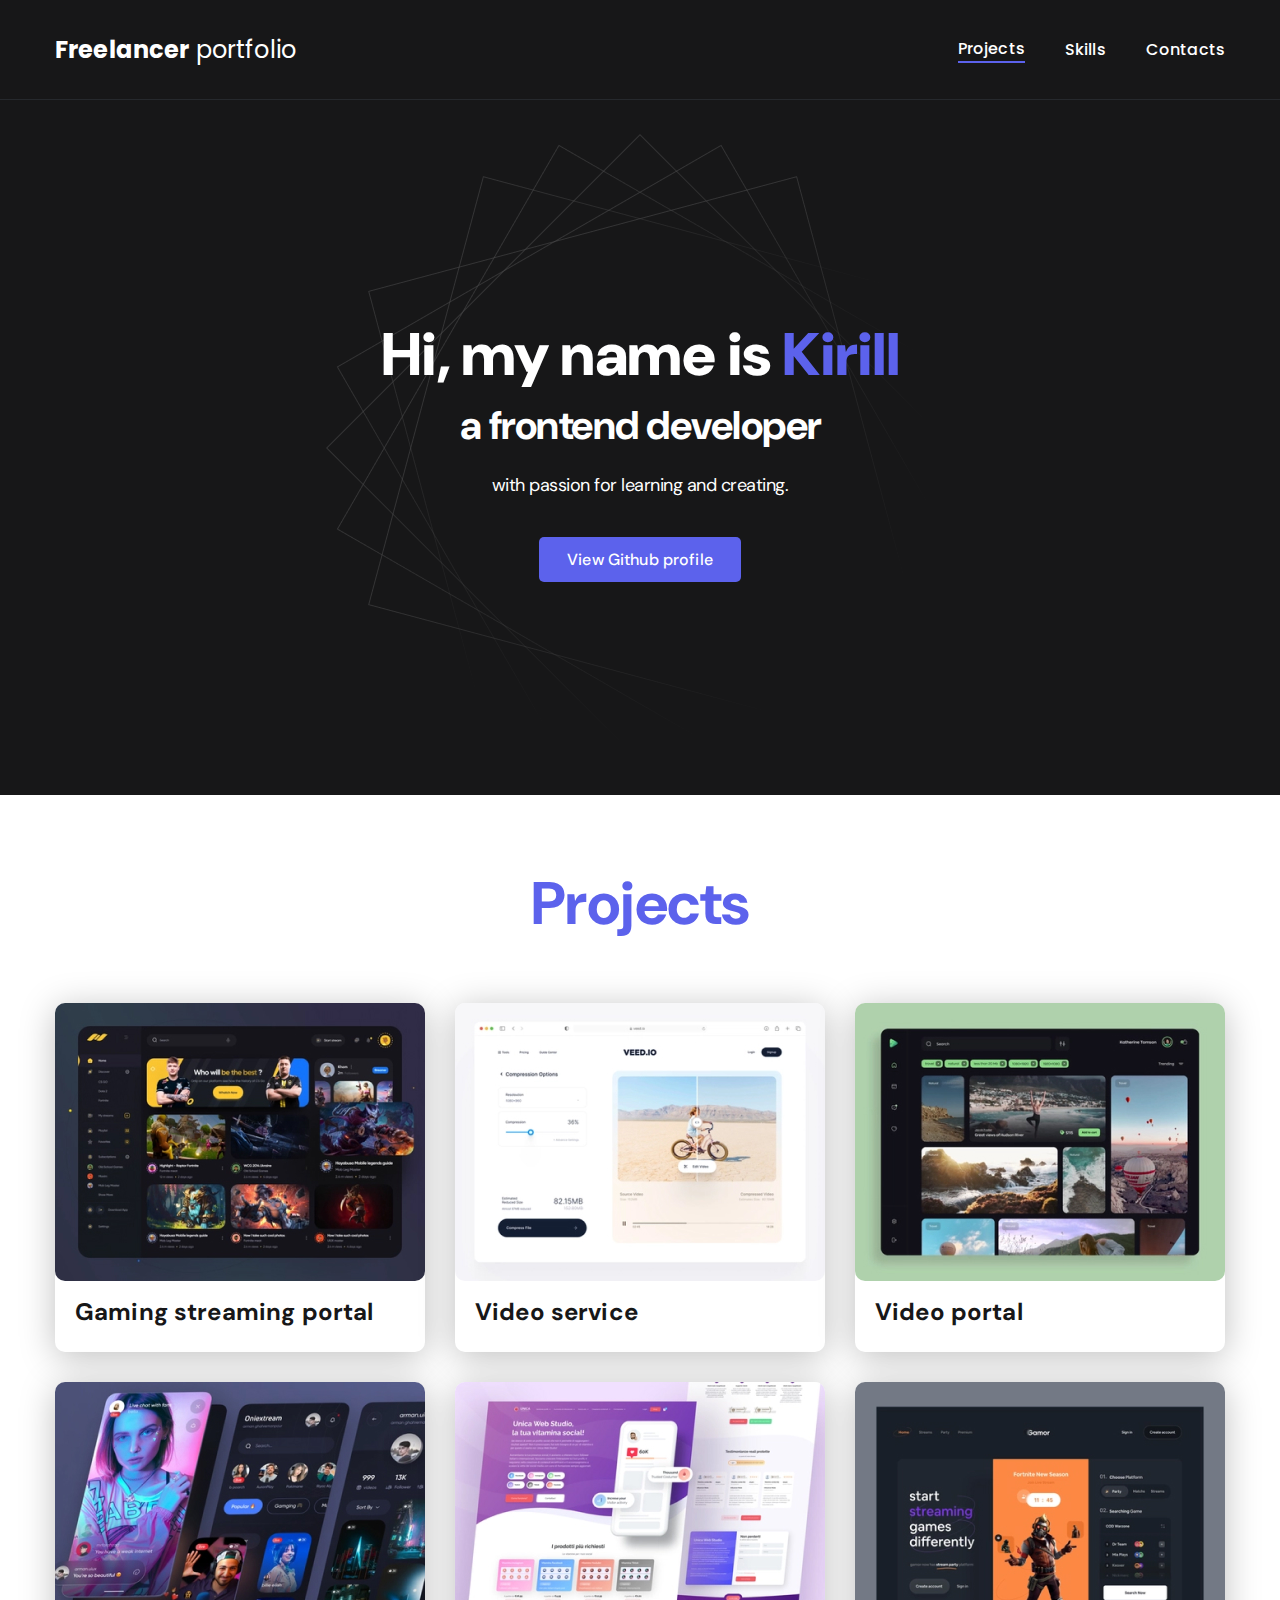
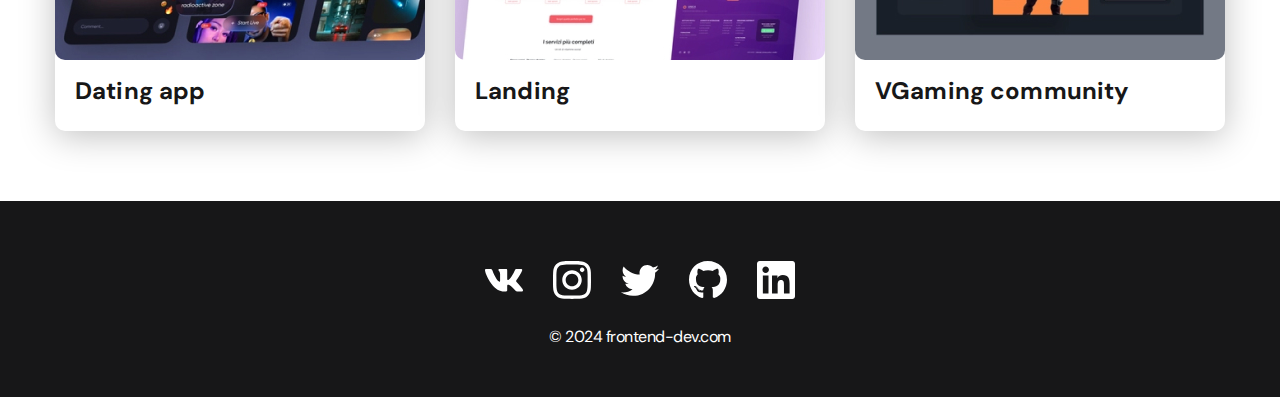
<file: index.html>
<!DOCTYPE html>
<html lang="en">
    <head>
        <meta charset="UTF-8" />
        <meta name="viewport" content="width=device-width, initial-scale=1.0" />
        <title>Portfolio</title>
        <link rel="stylesheet" href="./css/styles.css" />
    </head>
    <body>
        <nav>
            <div class="container">
                <div class="nav-row">
                    <a href="./index.html" class="logo"
                        ><strong>Freelancer</strong> portfolio</a
                    >
                    <ul class="nav-list">
                        <li class="item">
                            <a href="./index.html" class="link active"
                                >Projects</a
                            >
                        </li>
                        <li class="item">
                            <a href="./skills.html" class="link">Skills</a>
                        </li>
                        <li class="item">
                            <a href="./contacts.html" class="link">Contacts</a>
                        </li>
                    </ul>
                </div>
            </div>
        </nav>

        <header>
            <div class="wrapper">
                <h1 class="title">
                    <strong>Hi, my name is <span>Kirill</span></strong> <br />
                    a frontend developer
                </h1>
                <div class="text">
                    <p>with passion for learning and creating.</p>
                </div>
                <a
                    class="button"
                    target="_blank"
                    href="https://github.com/Mirnu"
                    >View Github profile</a
                >
            </div>
        </header>

        <main class="main">
            <div class="container">
                <h2 class="title-1">Projects</h2>
                <div class="projects">
                    <div class="project">
                        <a href="./project-page.html">
                            <img src="./img/projects/01.jpg" alt="" />
                            <h3 class="title">Gaming streaming portal</h3>
                        </a>
                    </div>
                    <div class="project">
                        <a href="./project-page.html">
                            <img src="./img/projects/02.jpg" alt="" />
                            <h3 class="title">Video service</h3>
                        </a>
                    </div>
                    <div class="project">
                        <a href="./project-page.html">
                            <img src="./img/projects/03.jpg" alt="" />
                            <h3 class="title">Video portal</h3>
                        </a>
                    </div>
                    <div class="project">
                        <a href="./project-page.html">
                            <img src="./img/projects/04.jpg" alt="" />
                            <h3 class="title">Dating app</h3>
                        </a>
                    </div>
                    <div class="project">
                        <a href="./project-page.html">
                            <img src="./img/projects/05.jpg" alt="" />
                            <h3 class="title">Landing</h3>
                        </a>
                    </div>
                    <div class="project">
                        <a href="./project-page.html">
                            <img src="./img/projects/06.jpg" alt="" />
                            <h3 class="title">VGaming community</h3>
                        </a>
                    </div>
                </div>
            </div>
        </main>

        <footer>
            <div class="wrapper">
                <div class="icons">
                    <a href="#"><img src="./img/icons/vk.svg" alt="" /></a>
                    <a href="#"
                        ><img src="./img/icons/instagram.svg" alt=""
                    /></a>
                    <a href="#"><img src="./img/icons/twitter.svg" alt="" /></a>
                    <a href="#"><img src="./img/icons/gitHub.svg" alt="" /></a>
                    <a href="#"
                        ><img src="./img/icons/linkedIn.svg" alt=""
                    /></a>
                </div>
                <p>© 2024 frontend-dev.com</p>
            </div>
        </footer>
    </body>
</html>
</file>
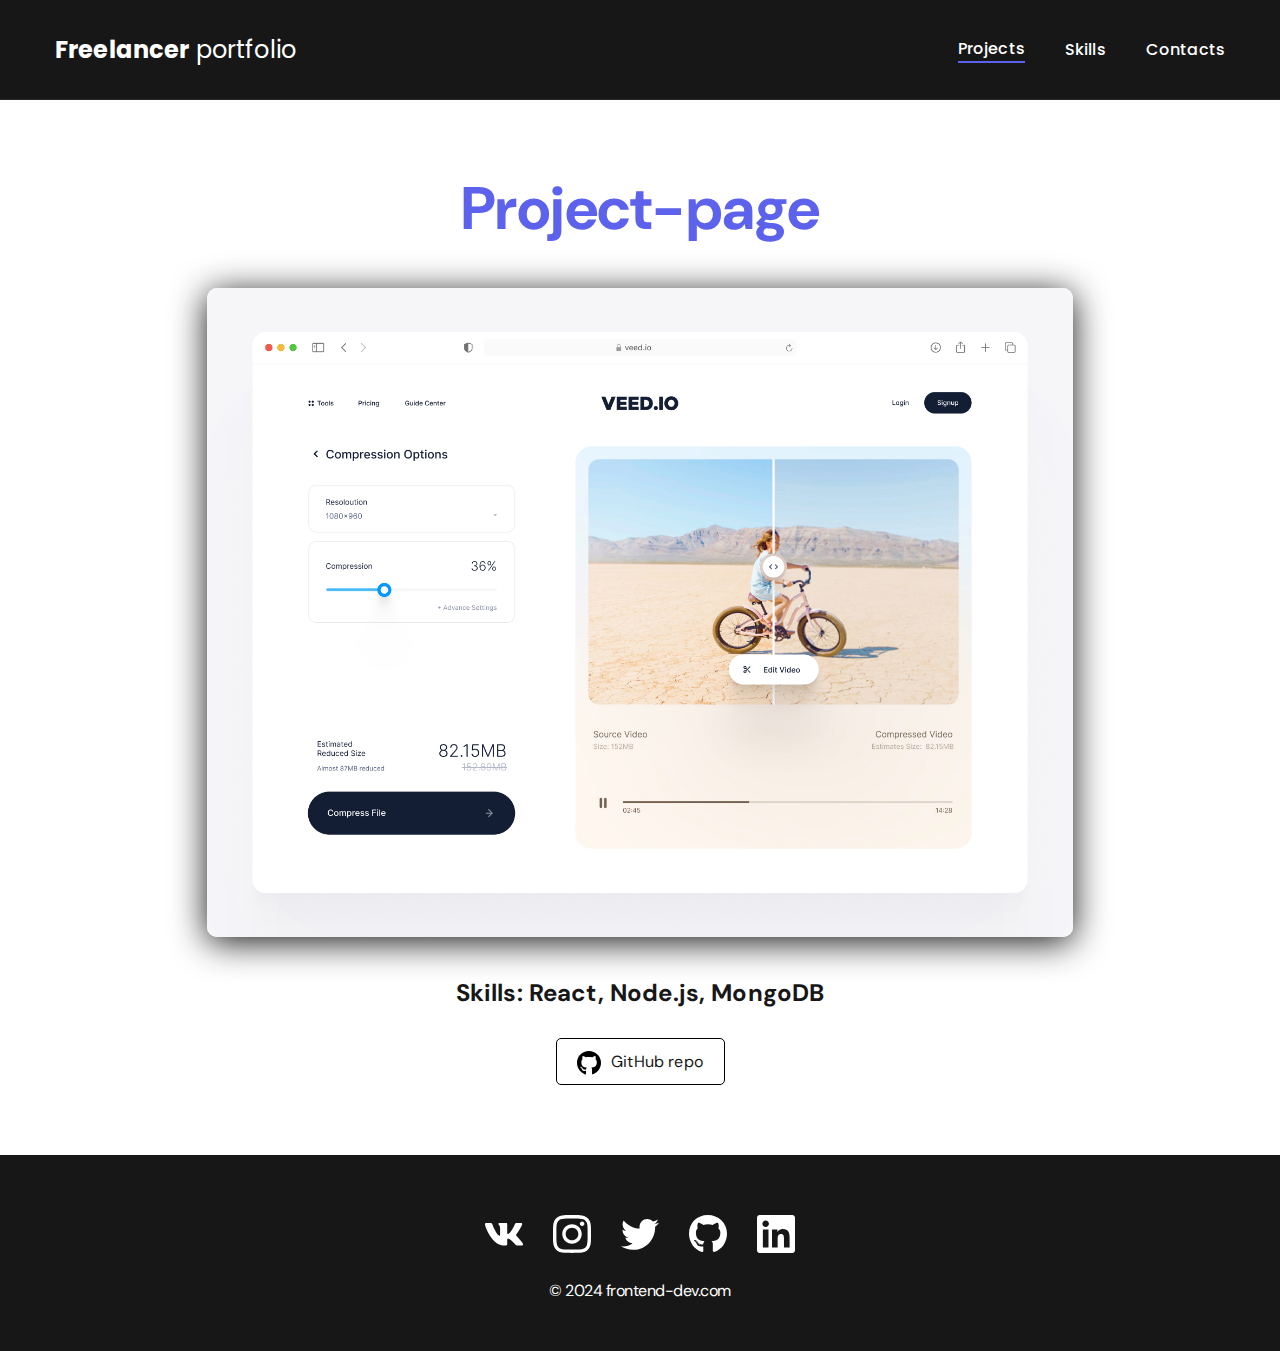
<file: project-page.html>
<!DOCTYPE html>
<html lang="en">
    <head>
        <meta charset="UTF-8" />
        <meta name="viewport" content="width=device-width, initial-scale=1.0" />
        <title>Portfolio</title>
        <link rel="stylesheet" href="./css/styles.css" />
    </head>
    <body>
        <nav>
            <div class="container">
                <div class="nav-row">
                    <a href="./index.html" class="logo"
                        ><strong>Freelancer</strong> portfolio</a
                    >
                    <ul class="nav-list">
                        <li class="item">
                            <a href="./index.html" class="link active"
                                >Projects</a
                            >
                        </li>
                        <li class="item">
                            <a href="./skills.html" class="link">Skills</a>
                        </li>
                        <li class="item">
                            <a href="./contacts.html" class="link">Contacts</a>
                        </li>
                    </ul>
                </div>
            </div>
        </nav>
        <main class="main-project">
            <div class="container">
                <h2 class="title-1">Project-page</h2>
                <div class="content">
                    <img
                        class="content-img"
                        src="./img/projects/02-big.jpg"
                        alt=""
                    />
                    <a class="skills">Skills: React, Node.js, MongoDB</a>
                    <a href="https://github.com/Mirnu" target="_blank">
                        <div class="button">
                            <img
                                class="button-img"
                                src="./img/icons/gitHub-black.svg"
                                alt=""
                            />
                            GitHub repo
                        </div>
                    </a>
                </div>
            </div>
        </main>

        <footer>
            <div class="wrapper">
                <div class="icons">
                    <a href="#"><img src="./img/icons/vk.svg" alt="" /></a>
                    <a href="#"
                        ><img src="./img/icons/instagram.svg" alt=""
                    /></a>
                    <a href="#"><img src="./img/icons/twitter.svg" alt="" /></a>
                    <a href="#"><img src="./img/icons/gitHub.svg" alt="" /></a>
                    <a href="#"
                        ><img src="./img/icons/linkedIn.svg" alt=""
                    /></a>
                </div>
                <p>© 2024 frontend-dev.com</p>
            </div>
        </footer>
    </body>
</html>
</file>
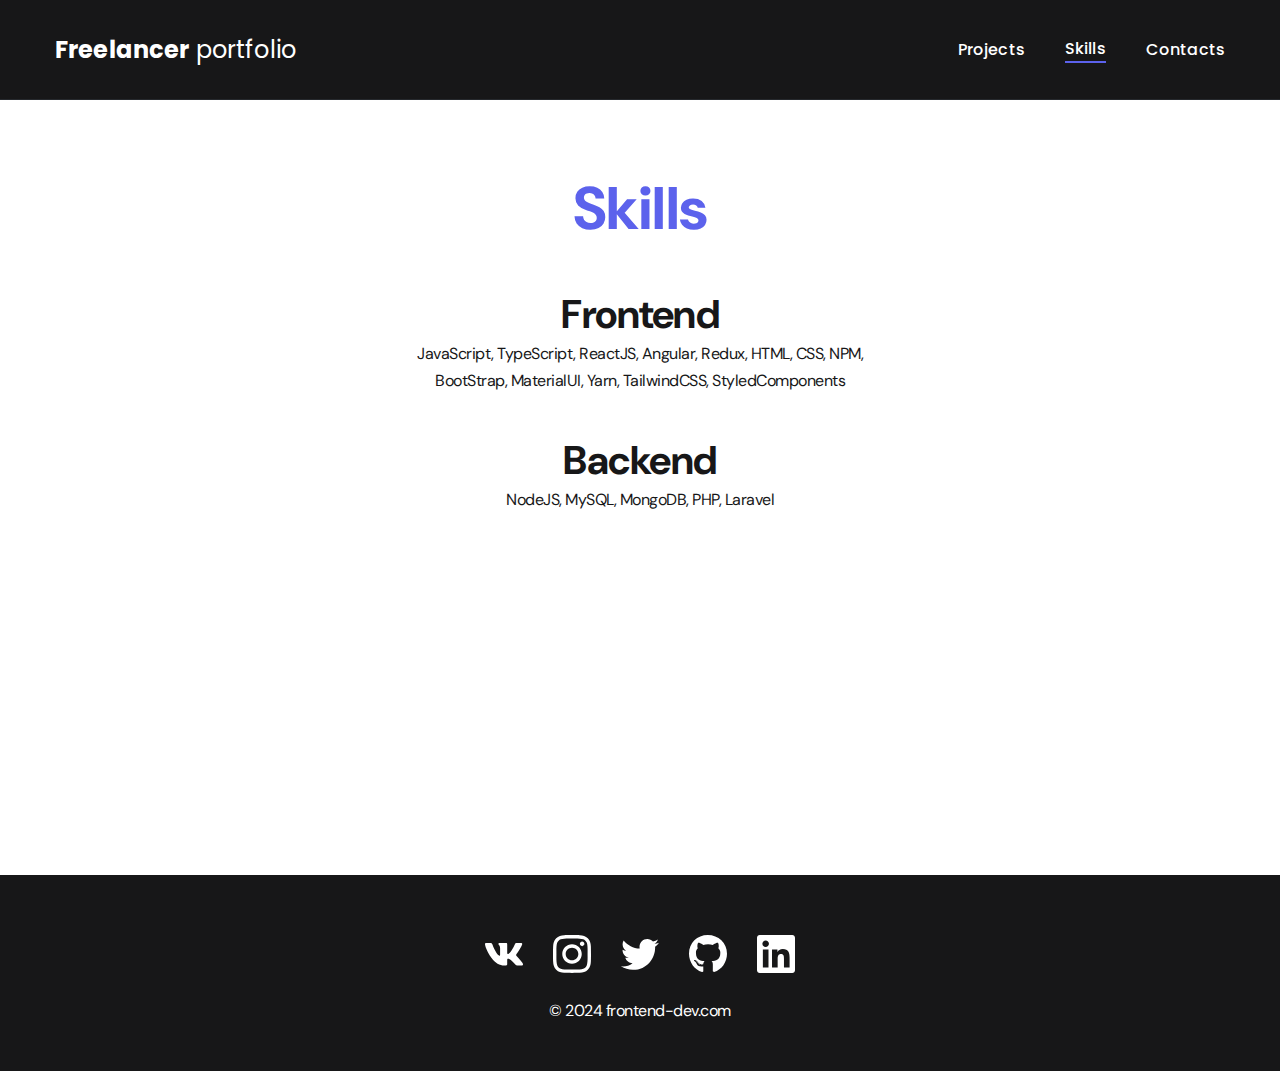
<file: skills.html>
<!DOCTYPE html>
<html lang="en">
    <head>
        <meta charset="UTF-8" />
        <meta name="viewport" content="width=device-width, initial-scale=1.0" />
        <title>Portfolio</title>
        <link rel="stylesheet" href="./css/styles.css" />
    </head>
    <body>
        <nav>
            <div class="container">
                <div class="nav-row">
                    <a href="./index.html" class="logo"
                        ><strong>Freelancer</strong> portfolio</a
                    >
                    <ul class="nav-list">
                        <li class="item">
                            <a href="./index.html" class="link">Projects</a>
                        </li>
                        <li class="item">
                            <a href="./skills.html" class="link active"
                                >Skills</a
                            >
                        </li>
                        <li class="item">
                            <a href="./contacts.html" class="link">Contacts</a>
                        </li>
                    </ul>
                </div>
            </div>
        </nav>

        <main class="main-skills">
            <div class="main-content">
                <h1 class="title-1">Skills</h1>

                <div class="skills">
                    <div class="skill">
                        <h2 class="title-2">Frontend</h2>
                        <p class="description">
                            JavaScript, TypeScript, ReactJS, Angular, Redux,
                            HTML, CSS, NPM, <br />
                            BootStrap, MaterialUI, Yarn, TailwindCSS,
                            StyledComponents
                        </p>
                    </div>

                    <div class="skill">
                        <h2 class="title-2">Backend</h2>
                        <p class="description">
                            NodeJS, MySQL, MongoDB, PHP, Laravel
                        </p>
                    </div>
                </div>
            </div>
        </main>

        <footer>
            <div class="wrapper">
                <div class="icons">
                    <a href="#"><img src="./img/icons/vk.svg" alt="" /></a>
                    <a href="#"
                        ><img src="./img/icons/instagram.svg" alt=""
                    /></a>
                    <a href="#"><img src="./img/icons/twitter.svg" alt="" /></a>
                    <a href="#"><img src="./img/icons/gitHub.svg" alt="" /></a>
                    <a href="#"
                        ><img src="./img/icons/linkedIn.svg" alt=""
                    /></a>
                </div>
                <p>© 2024 frontend-dev.com</p>
            </div>
        </footer>
    </body>
</html>
</file>
<file: css/styles.css>
@import url("https://fonts.googleapis.com/css2?family=DM+Sans:ital,opsz,wght@0,9..40,100..1000;1,9..40,100..1000&family=Poppins:ital,wght@0,100;0,200;0,300;0,400;0,500;0,600;0,700;0,800;0,900;1,100;1,200;1,300;1,400;1,500;1,600;1,700;1,800;1,900&display=swap");
*,
*::before,
*::after {
  -webkit-box-sizing: border-box;
          box-sizing: border-box;
}

body,
h1,
h2,
h3,
h4,
h5,
p,
figure,
picture {
  margin: 0;
}

h1,
h2,
h3,
h4,
h5,
h6,
p {
  font-weight: 400;
}

img,
picture {
  display: block;
  max-width: 100%;
}

input,
button,
textarea,
select {
  font: inherit;
}

@media (prefers-reduced-motion: reduce) {
  *,
  *::before,
  *::after {
    -webkit-animation-duration: 0.01ms !important;
            animation-duration: 0.01ms !important;
    -webkit-animation-iteration-count: 1 !important;
            animation-iteration-count: 1 !important;
    scroll-behavior: auto !important;
    -webkit-transition-duration: 0.01ms !important;
            transition-duration: 0.01ms !important;
  }
}
.container {
  margin: 0 auto;
  padding: 0px 15px;
  max-width: 1200px;
}

html,
body {
  font-family: "DM Sans", sans-serif;
  letter-spacing: -0.5px;
  color: #171718;
}

a {
  text-decoration: none;
  color: #fff;
  letter-spacing: 0.15px;
}

/* Nav */
/* * {
    border: 1px solid red;
} */
nav {
  letter-spacing: 0px;
  padding: 20px 0px;
  background-color: #171718;
  color: #fff;
  border-bottom: 1px solid #26292d;
}

.nav-row {
  display: -webkit-box;
  display: -ms-flexbox;
  display: flex;
  -webkit-box-pack: justify;
      -ms-flex-pack: justify;
          justify-content: space-between;
  -webkit-box-align: center;
      -ms-flex-align: center;
          align-items: center;
  -webkit-column-gap: 30px;
     -moz-column-gap: 30px;
          column-gap: 30px;
  row-gap: 20px;
  -ms-flex-wrap: wrap;
      flex-wrap: wrap;
}

.logo {
  color: #fff;
  font-size: 24px;
  font-family: "Poppins", serif;
}
.logo strong {
  font-weight: 700;
}

.nav-list {
  display: -webkit-box;
  display: -ms-flexbox;
  display: flex;
  -webkit-box-align: center;
      -ms-flex-align: center;
          align-items: center;
  -webkit-column-gap: 40px;
     -moz-column-gap: 40px;
          column-gap: 40px;
  font-size: 16px;
  font-weight: 500;
  font-family: "Poppins", serif;
  list-style-type: none;
  /* .nav-list__item */
  /* .nav-list__link */
}
.nav-list .link {
  -webkit-transition: opacity 0.2s ease-in;
  transition: opacity 0.2s ease-in;
}
.nav-list .link:hover {
  opacity: 0.8;
}
.nav-list .active {
  position: relative;
}
.nav-list .active::after {
  content: "";
  display: block;
  height: 2px;
  width: 100%;
  background-color: #5c62ec;
}

header {
  display: -webkit-box;
  display: -ms-flexbox;
  display: flex;
  -webkit-box-pack: center;
      -ms-flex-pack: center;
          justify-content: center;
  -webkit-box-align: center;
      -ms-flex-align: center;
          align-items: center;
  padding: 33px 0px;
  min-height: 695px;
  background-color: #171718;
  color: #fff;
  display: flex;
  text-align: center;
  background-image: url("../img/header-bg.png");
  background-repeat: no-repeat;
  background-size: auto;
  background-position: center;
}
header .wrapper {
  padding-inline: 15px;
  max-width: 660px;
}
header .wrapper .title {
  font-size: 40px;
  font-weight: 700;
  line-height: 1.4;
  margin-bottom: 20px;
}
header .wrapper .title span {
  color: #5c62ec;
}
header .wrapper .title strong {
  font-size: 60px;
}
header .wrapper .text {
  font-size: 18px;
  line-height: 1.3333333333 px;
  margin-bottom: 40px;
}
header .wrapper .text p + p {
  margin-top: 1em;
}
header .wrapper .button {
  display: inline-block;
  padding: 12px 28px;
  color: #fff;
  background-color: #5c62ec;
  border-radius: 5px;
  font-size: 16px;
  font-weight: 500;
  -webkit-transition: opacity 0.2s ease-in;
  transition: opacity 0.2s ease-in;
}
header .wrapper .button:hover {
  opacity: 0.8;
}
header .wrapper .button:active {
  position: relative;
  top: 1px;
}

.main {
  padding: 70px 0px;
}
.main .title-1 {
  margin-bottom: 60px;
  font-weight: 700;
  font-size: 60px;
  line-height: 1.3;
  color: #5c62ec;
  text-align: center;
}

.projects {
  display: -webkit-box;
  display: -ms-flexbox;
  display: flex;
  -ms-flex-wrap: wrap;
      flex-wrap: wrap;
  -webkit-column-gap: 30px;
     -moz-column-gap: 30px;
          column-gap: 30px;
  row-gap: 30px;
}

.project {
  max-width: 370px;
  background-color: #fff;
  -webkit-box-shadow: 0px 5px 35px rgba(0, 0, 0, 0.25);
          box-shadow: 0px 5px 35px rgba(0, 0, 0, 0.25);
  border-radius: 10px;
}
.project img {
  border-radius: 10px;
}
.project .title {
  padding: 15px 0px 25px 20px;
  font-size: 24px;
  line-height: 1.3;
  font-weight: 700;
  color: #171718;
}

footer {
  background-color: #171718;
  padding: 60px 0px 50px;
  display: -webkit-box;
  display: -ms-flexbox;
  display: flex;
}
footer .wrapper {
  margin-inline: auto;
  text-align: center;
}
footer .wrapper .icons {
  display: -webkit-box;
  display: -ms-flexbox;
  display: flex;
  -webkit-column-gap: 30px;
     -moz-column-gap: 30px;
          column-gap: 30px;
  margin-bottom: 27px;
  -webkit-box-align: center;
      -ms-flex-align: center;
          align-items: center;
}
footer .wrapper p {
  color: #fff;
}

.main-project .container {
  padding: 70px 0px;
  max-width: 865.38px;
  margin-inline: auto;
  text-align: center;
}
.main-project .container .title-1 {
  font-weight: 700;
  font-size: 60px;
  line-height: 1.3;
  color: #5c62ec;
  text-align: center;
  margin-bottom: 40px;
}
.main-project .container .content-img {
  border-radius: 10px;
  -webkit-box-shadow: 0px 5px 35px 0px #171718;
          box-shadow: 0px 5px 35px 0px #171718;
  margin-bottom: 40px;
}
.main-project .container .skills {
  display: inline-block;
  margin-bottom: 30px;
  color: #171718;
  font-weight: 700;
  font-size: 24px;
  line-height: 31.2px;
}
.main-project .container .button {
  margin-inline: auto;
  position: relative;
  padding: 12px 20px 12px 54px;
  border: 1px solid black;
  max-width: 169px;
  border-radius: 5px;
  color: #171718;
}
.main-project .container .button .button-img {
  position: absolute;
  left: 20px;
}

.main-skills .main-content {
  padding: 70px 0px 362px 0px;
}
.main-skills .main-content .title-1 {
  font-weight: 700;
  font-size: 60px;
  line-height: 1.3;
  color: #5c62ec;
  text-align: center;
  margin-bottom: 40px;
}
.main-skills .main-content .skills {
  display: -webkit-box;
  display: -ms-flexbox;
  display: flex;
  -webkit-box-orient: vertical;
  -webkit-box-direction: normal;
      -ms-flex-direction: column;
          flex-direction: column;
  row-gap: 40px;
}

.skill {
  text-align: center;
}
.skill .title-2 {
  color: #171718;
  font-weight: 700;
  font-size: 40px;
  line-height: 52px;
}
.skill .description {
  size: 18px;
  line-height: 27px;
}
</file>
